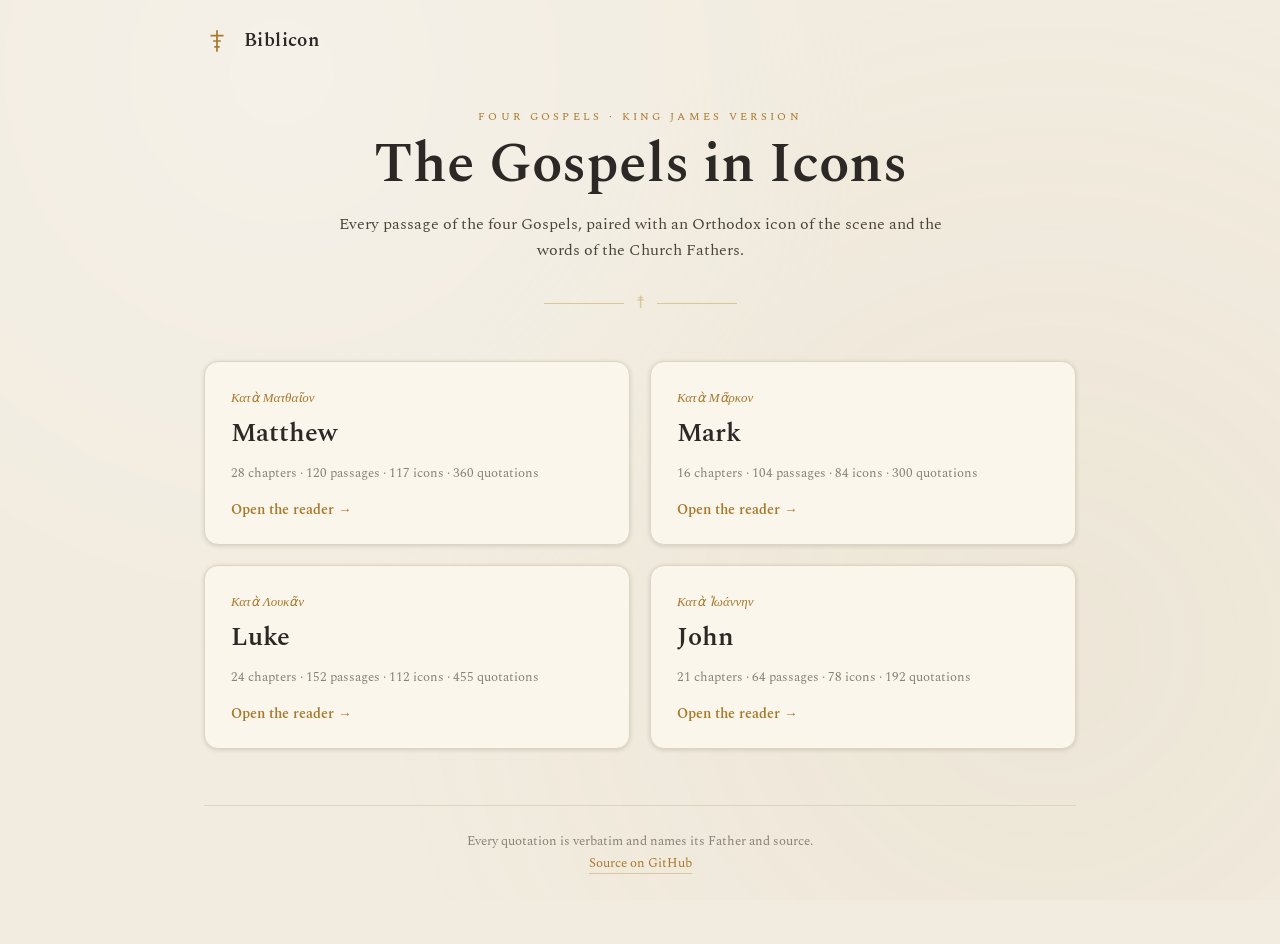
<file: index.html>
<!DOCTYPE html>
<html lang="en">
<head>
<script async src="https://www.googletagmanager.com/gtag/js?id=G-PHXD9JJ7JR"></script>
<script>
window.dataLayer=window.dataLayer||[];
function gtag(){dataLayer.push(arguments);}
gtag('js',new Date());
gtag('config','G-PHXD9JJ7JR');
</script>
<meta charset="utf-8">
<meta name="viewport" content="width=device-width, initial-scale=1">
<link rel="icon" href="data:image/svg+xml,%3Csvg xmlns='http://www.w3.org/2000/svg' viewBox='0 0 32 32'%3E%3Crect width='32' height='32' fill='%23f2ece0'/%3E%3Cpath d='M16 4v24M9 10h14M11 16h10M12 22h8' stroke='%23a8792c' stroke-width='2.4' fill='none'/%3E%3C/svg%3E">
<title>Biblicon · The Gospels in Icons</title>
<meta name="description" content="The Gospels of Matthew, Mark, Luke and John, KJV, each passage paired with an Eastern Orthodox icon and with commentary quoted verbatim from the Church Fathers venerated in the Orthodox Church.">
<link rel="canonical" href="https://biblicon.ca/">
<meta name="robots" content="index, follow">
<meta name="author" content="Biblicon">
<meta name="theme-color" content="#a8792c">
<meta name="keywords" content="Orthodox icons, Bible study, Gospel of Matthew, Gospel of Mark, Gospel of Luke, Gospel of John, King James Version, Church Fathers, patristic commentary, Eastern Orthodox, icon reader">
<meta property="og:type" content="website">
<meta property="og:url" content="https://biblicon.ca/">
<meta property="og:site_name" content="Biblicon">
<meta property="og:title" content="Biblicon · The Gospels in Icons">
<meta property="og:description" content="Every passage of Matthew, Mark, Luke and John paired with an Eastern Orthodox icon and with commentary quoted verbatim from the Church Fathers.">
<meta property="og:locale" content="en">
<meta name="twitter:card" content="summary">
<meta name="twitter:title" content="Biblicon · The Gospels in Icons">
<meta name="twitter:description" content="Every passage of Matthew, Mark, Luke and John paired with an Eastern Orthodox icon and with commentary quoted verbatim from the Church Fathers.">
<style>
@font-face{font-family:'Spectral';font-style:italic;font-weight:400;font-display:swap;src:url([data-uri]) format('woff2');unicode-range:U+0100-02BA, U+02BD-02C5, U+02C7-02CC, U+02CE-02D7, U+02DD-02FF, U+0304, U+0308, U+0329, U+1D00-1DBF, U+1E00-1E9F, U+1EF2-1EFF, U+2020, U+20A0-20AB, U+20AD-20C0, U+2113, U+2C60-2C7F, U+A720-A7FF;}
@font-face{font-family:'Spectral';font-style:italic;font-weight:400;font-display:swap;src:url([data-uri]) format('woff2');unicode-range:U+0000-00FF, U+0131, U+0152-0153, U+02BB-02BC, U+02C6, U+02DA, U+02DC, U+0304, U+0308, U+0329, U+2000-206F, U+20AC, U+2122, U+2191, U+2193, U+2212, U+2215, U+FEFF, U+FFFD;}
@font-face{font-family:'Spectral';font-style:normal;font-weight:400;font-display:swap;src:url([data-uri]) format('woff2');unicode-range:U+0100-02BA, U+02BD-02C5, U+02C7-02CC, U+02CE-02D7, U+02DD-02FF, U+0304, U+0308, U+0329, U+1D00-1DBF, U+1E00-1E9F, U+1EF2-1EFF, U+2020, U+20A0-20AB, U+20AD-20C0, U+2113, U+2C60-2C7F, U+A720-A7FF;}
@font-face{font-family:'Spectral';font-style:normal;font-weight:400;font-display:swap;src:url([data-uri]) format('woff2');unicode-range:U+0000-00FF, U+0131, U+0152-0153, U+02BB-02BC, U+02C6, U+02DA, U+02DC, U+0304, U+0308, U+0329, U+2000-206F, U+20AC, U+2122, U+2191, U+2193, U+2212, U+2215, U+FEFF, U+FFFD;}
@font-face{font-family:'Spectral';font-style:normal;font-weight:500;font-display:swap;src:url([data-uri]) format('woff2');unicode-range:U+0100-02BA, U+02BD-02C5, U+02C7-02CC, U+02CE-02D7, U+02DD-02FF, U+0304, U+0308, U+0329, U+1D00-1DBF, U+1E00-1E9F, U+1EF2-1EFF, U+2020, U+20A0-20AB, U+20AD-20C0, U+2113, U+2C60-2C7F, U+A720-A7FF;}
@font-face{font-family:'Spectral';font-style:normal;font-weight:500;font-display:swap;src:url([data-uri]) format('woff2');unicode-range:U+0000-00FF, U+0131, U+0152-0153, U+02BB-02BC, U+02C6, U+02DA, U+02DC, U+0304, U+0308, U+0329, U+2000-206F, U+20AC, U+2122, U+2191, U+2193, U+2212, U+2215, U+FEFF, U+FFFD;}
@font-face{font-family:'Spectral';font-style:normal;font-weight:600;font-display:swap;src:url([data-uri]) format('woff2');unicode-range:U+0100-02BA, U+02BD-02C5, U+02C7-02CC, U+02CE-02D7, U+02DD-02FF, U+0304, U+0308, U+0329, U+1D00-1DBF, U+1E00-1E9F, U+1EF2-1EFF, U+2020, U+20A0-20AB, U+20AD-20C0, U+2113, U+2C60-2C7F, U+A720-A7FF;}
@font-face{font-family:'Spectral';font-style:normal;font-weight:600;font-display:swap;src:url([data-uri]) format('woff2');unicode-range:U+0000-00FF, U+0131, U+0152-0153, U+02BB-02BC, U+02C6, U+02DA, U+02DC, U+0304, U+0308, U+0329, U+2000-206F, U+20AC, U+2122, U+2191, U+2193, U+2212, U+2215, U+FEFF, U+FFFD;}
*,*::before,*::after{box-sizing:border-box;margin:0;padding:0}
:root{
  --paper:#f2ece0; --paper2:#faf6ec; --panel:#efe9dc; --ink:#2b2825; --ink2:#4a4438;
  --muted:#8a8273; --faint:#a89f8c; --gold:#a8792c; --gold2:#c9a349;
  --gold-l:#d9c69a; --rule:#ded5c1; --shadow:rgba(43,40,37,.16);
}
html{scroll-behavior:smooth}
body{background:var(--paper);color:var(--ink);
  font-family:'Spectral',Georgia,'Times New Roman',serif;font-size:17px;line-height:1.6;
  -webkit-font-smoothing:antialiased;min-height:100vh}
body::before{content:'';position:fixed;inset:0;pointer-events:none;z-index:0;opacity:.5;
  background:radial-gradient(circle at 22% 8%,rgba(255,255,255,.55),transparent 45%),
             radial-gradient(circle at 82% 72%,rgba(190,168,120,.16),transparent 55%)}
.wrap{position:relative;z-index:1;max-width:920px;margin:0 auto;padding:0 24px 70px}
a{color:inherit;text-decoration:none}

header{display:flex;align-items:center;gap:14px;padding:26px 0 18px}
header .mark{width:26px;height:26px;flex:0 0 auto}
header h1{font-size:19px;font-weight:600;letter-spacing:.02em}

.mast{text-align:center;margin:34px 0 10px}
.mast .kicker{font-size:11px;letter-spacing:.3em;text-transform:uppercase;color:var(--gold)}
.mast h2{font-size:clamp(38px,6vw,56px);font-weight:600;line-height:1.05;margin:10px 0 16px}
.mast p{font-size:16px;color:var(--ink2);max-width:620px;margin:0 auto;line-height:1.65}
.orn{display:flex;align-items:center;justify-content:center;gap:12px;margin:26px 0 44px;color:var(--gold-l)}
.orn span{height:1px;width:80px;background:currentColor}

.grid{display:grid;grid-template-columns:repeat(2,1fr);gap:20px}
@media (max-width:640px){.grid{grid-template-columns:1fr}}
.card{display:block;background:var(--paper2);border:1px solid var(--rule);border-radius:14px;
  padding:26px 26px 22px;box-shadow:0 1px 4px var(--shadow);transition:transform .15s,box-shadow .15s,border-color .15s}
.card:hover{transform:translateY(-2px);box-shadow:0 6px 18px var(--shadow);border-color:var(--gold-l)}
.cardkick{font-size:13px;color:var(--gold);font-style:italic}
.card h3{font-size:26px;font-weight:600;margin:4px 0 10px}
.cardstats{font-size:12.5px;color:var(--muted);margin-bottom:16px}
.cardgo{font-size:13.5px;font-weight:600;color:var(--gold)}

footer{margin-top:56px;padding-top:24px;border-top:1px solid var(--rule);font-size:13px;
  color:var(--muted);line-height:1.7;text-align:center}
footer a{color:var(--gold);border-bottom:1px solid var(--gold-l)}
</style>
</head>
<body>
<div class="wrap">
<header>
  <svg class="mark" viewBox="0 0 24 24" fill="none" stroke="#a8792c" stroke-width="1.6" aria-hidden="true">
    <path d="M12 2v20M6 7h12M8.5 12h7M9.5 17.5h5"/></svg>
  <h1>Biblicon</h1>
</header>

<div class="mast">
  <div class="kicker">Four Gospels · King James Version</div>
  <h2>The Gospels in Icons</h2>
  <p>Every passage of the four Gospels, paired with an Orthodox icon of the scene and the words
  of the Church Fathers.</p>
  <div class="orn"><span></span>☨<span></span></div>
</div>

<div class="grid">
      <a class="card" href="matthew/">
        <div class="cardkick">Κατὰ Ματθαῖον</div>
        <h3>Matthew</h3>
        <div class="cardstats">28 chapters · 120 passages · 117 icons · 360 quotations</div>
        <div class="cardgo">Open the reader <span aria-hidden="true">&rarr;</span></div>
      </a>
      <a class="card" href="mark/">
        <div class="cardkick">Κατὰ Μᾶρκον</div>
        <h3>Mark</h3>
        <div class="cardstats">16 chapters · 104 passages · 84 icons · 300 quotations</div>
        <div class="cardgo">Open the reader <span aria-hidden="true">&rarr;</span></div>
      </a>
      <a class="card" href="luke/">
        <div class="cardkick">Κατὰ Λουκᾶν</div>
        <h3>Luke</h3>
        <div class="cardstats">24 chapters · 152 passages · 112 icons · 455 quotations</div>
        <div class="cardgo">Open the reader <span aria-hidden="true">&rarr;</span></div>
      </a>
      <a class="card" href="john/">
        <div class="cardkick">Κατὰ Ἰωάννην</div>
        <h3>John</h3>
        <div class="cardstats">21 chapters · 64 passages · 78 icons · 192 quotations</div>
        <div class="cardgo">Open the reader <span aria-hidden="true">&rarr;</span></div>
      </a>
</div>
<script>
// Hosted (biblicon.ca), these links are clean ("matthew/") so the address bar never shows a
// filename. Opened locally with no server, file:// URLs don't resolve a bare folder to its
// index.html the way a web server does, so this appends the filename back on for that case only.
if(location.protocol==='file:'){
  document.querySelectorAll('.card').forEach(function(a){
    a.setAttribute('href',a.getAttribute('href')+'index.html');
  });
}
</script>

<footer>
  <p>Every quotation is verbatim and names its Father and source.</p>
  <p><a href="https://github.com/anthonus123/biblicon" target="_blank" rel="noopener">Source on GitHub</a></p>
</footer>
</div>
</body>
</html>
</file>
